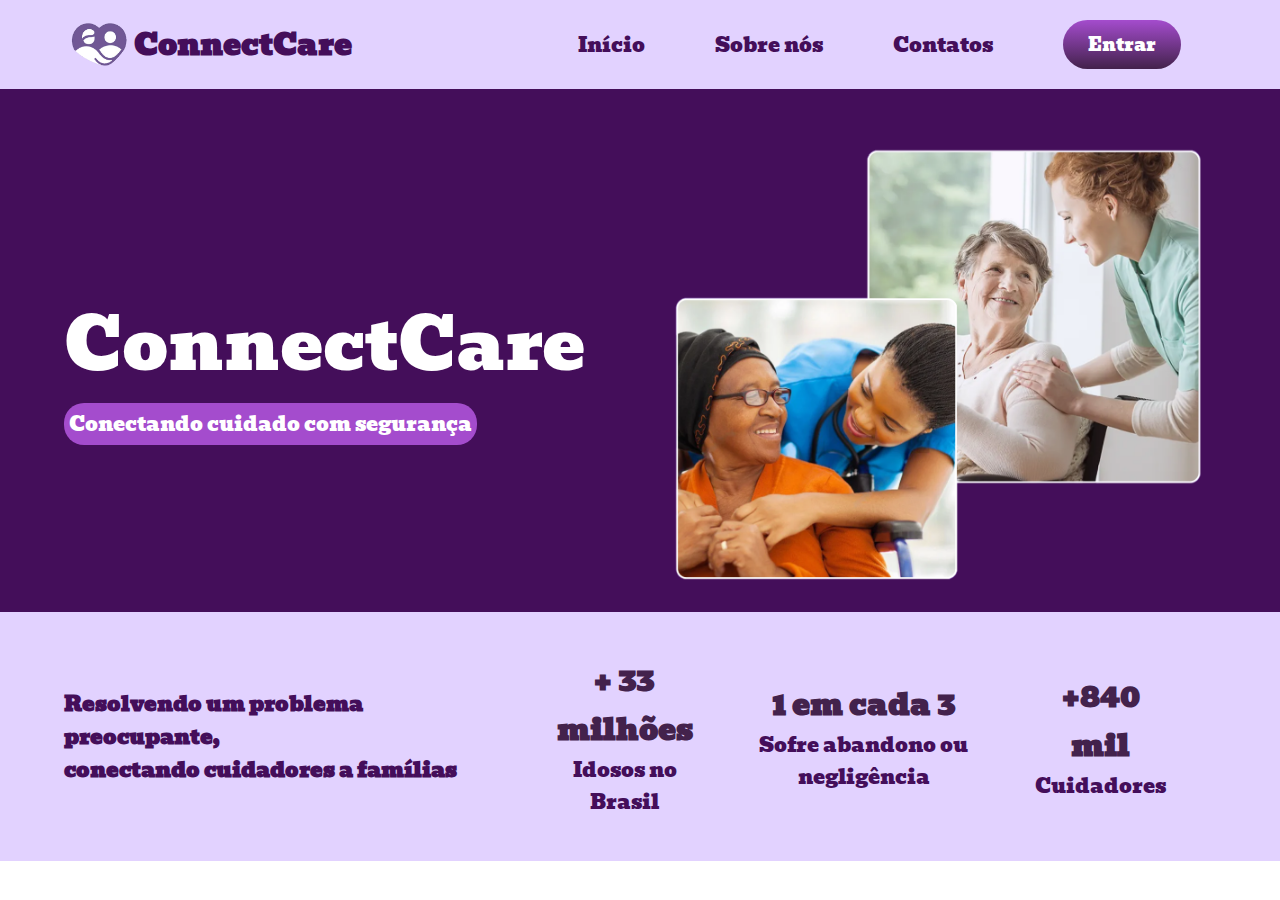
<file: index.html>
<!DOCTYPE html>
<html lang="pt-BR">

<head>
    <meta charset="UTF-8">
    <meta name="viewport" content="width=device-width, initial-scale=1.0">
    <link rel="stylesheet" href="css/style.css">
    <link rel="shortcut icon" href="img/logoatt.ico" type="image/x-icon">
    <title>ConnectCare</title>
</head>
<body class="principal">
    <div class="pbackground">
        <!-- sub-background -->
        <div class="sub">
        <!-- header -->
        <header> 
            <!-- container -->
            <div class="container">
                <nav>
                    <div class="logo">
                        <a href="index.html" class="linkimg"><img src="img/logoatt.png" alt="logo da ConnectCare, um cuidador abraçando um idoso" height="50px" width="70px"></a>
                        <a href="index.html">ConnectCare</a>
                    </div>
                    <ul class="menu">
                        <a href="index.html"><li>Início</li></a>
                        <li>Sobre nós</li>
                        <li>Contatos</li>
                        <li><a href="acesso.html"><button class="btn">Entrar</button></li></a>
                    </ul>
                    <div class="menu-icon">
                        <img src="img/menu.png" alt="icone de menu" width="40px" height="40px ">
                    </div>
                </nav>
            </div>
            <!-- end container -->
        </header>
        <!-- end header -->
        </div>
        <!-- end sub-background -->
         <main>
            <!-- main -->
            <div class="container">
                <!-- container -->
                <div class="main-text">
                    <div class="centralizer">
                      <h1>ConnectCare</h1>
                      <div class="h2back">
                          <h2>Conectando cuidado com segurança</h2>
                      </div>
                </div>
                </div>
                    <div class="main-image">
                        <img src="img/idosas.png" alt="2 imagens de cuidadores de idosos cuidando de seus idosos">
                    </div>
                

            </div>
         </main>
         <!-- end main -->
    </div>
    <!-- end pbackground -->
     <!-- info -->
     <section class="info">
        <!-- container -->
        <div class="container">
            <!-- info text -->
            <div class="info-text">
                Resolvendo um problema preocupante,<br>conectando cuidadores a famílias
            </div>
            <!-- end info text -->
             <div class="info-num">
                <p>
                    <span>+ 33 milhões</span><br>
                    Idosos no Brasil    
                </p>
                <p>
                    <span>1 em cada 3</span><br>
                    Sofre abandono ou negligência
                </p>
                <p>
                    <span>+840 mil</span><br>
                    Cuidadores
                </p>
             </div>
        </div>
        <!-- end container -->
     </section>
     <!-- end info -->
     <script src="js/main.js"></script>
</body>
</html>
</file>
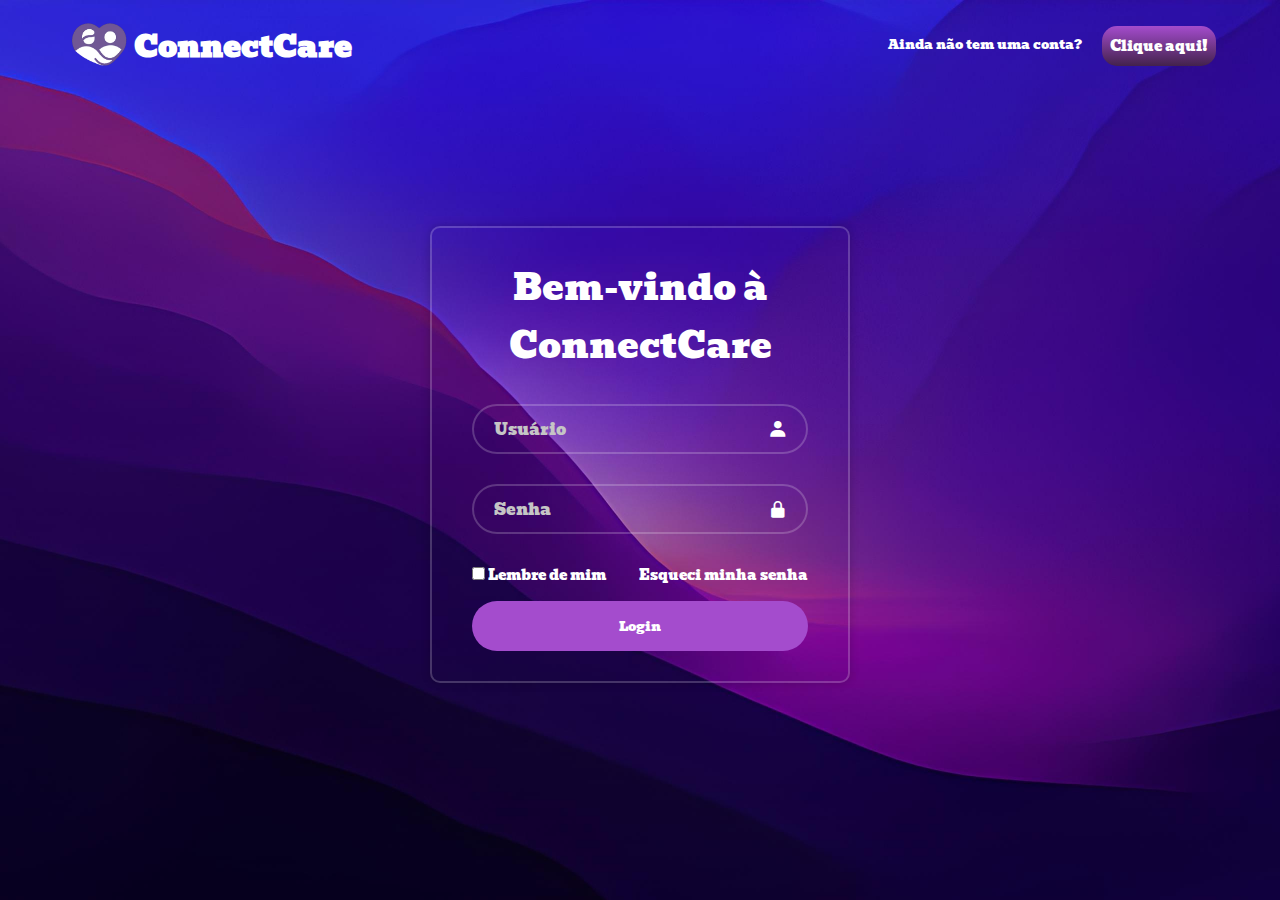
<file: acesso.html>
<!DOCTYPE html>
<html lang="pt-BR">
<head>
    <meta charset="UTF-8">
    <meta name="viewport" content="width=device-width, initial-scale=1.0">
    <link href="https://unpkg.com/boxicons@2.1.4/css/boxicons.min.css" rel="stylesheet">
    <link rel="stylesheet" href="css/style.css">
    <link rel="stylesheet" href="css/acesso.css">
    <title>Acesso - ConnectCare</title>
</head>
<body class="login">
    <div class="container">
    <nav>
      <div class="logo-access">
          <img src="img/logoatt.png" alt="logo da ConnectCare, um cuidador abraçando um idoso" width="70px" height="50px">
              <a href="index.html">ConnectCare</a>
      </div>
      <div class="register-link">
          <p>Ainda não tem uma conta?</p>
          <a href="cad_cuid.html"><button class="btn-gotocad">Clique aqui!</button></a>
    </div>
     </nav>
     </div>
    <main class="log-container">
        <form action="">
            <h1><a href="index.html">Bem-vindo à ConnectCare</a></h1>
            <div class="input-box">
                <input required placeholder="Usuário" type="text">
                <i class="bx bxs-user"></i>
            </div>
            <div class="input-box">
                <input required placeholder="Senha" type="password">
                <i class="bx bxs-lock-alt"></i>
            </div>
            <div class="remember-forgot">
                <label for="">
                    <input type="checkbox">
                    Lembre de mim
                </label>
                <a href="#">
                    Esqueci minha senha
                </a>
            </div>
            </div>
            
            <button class="btn-login" type="submit">Login</button>
        </form>
    </main>
</body>

</html>
</file>
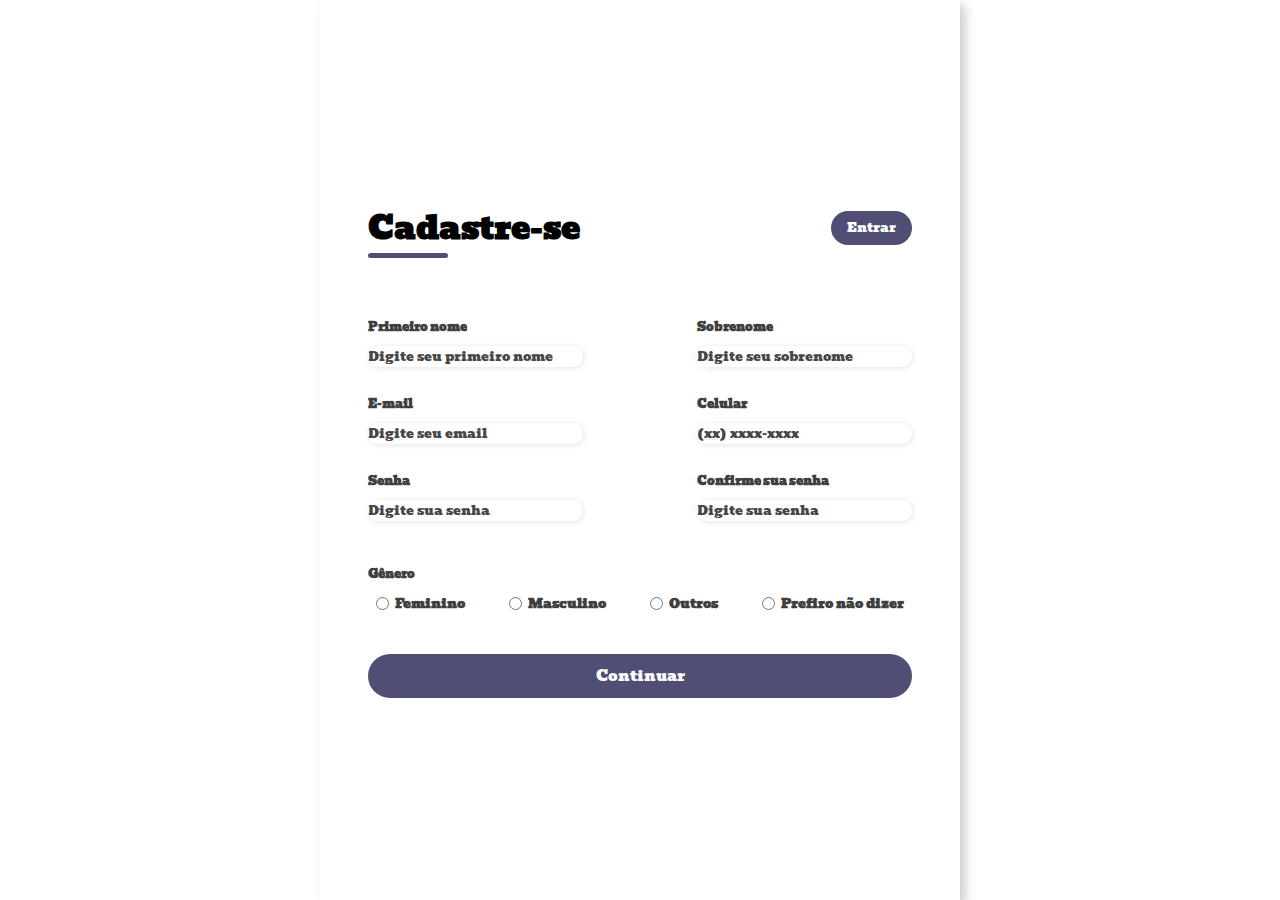
<file: cad_cuid.html>
<!DOCTYPE html>
<html lang="pt-br">
  <head>
    <meta charset="UTF-8" />
    <meta name="viewport" content="width=device-width, initial-scale=1.0" />
    <link rel="stylesheet" href="css/cad_cuid.css" />
    <title>Cadastro do cuidador</title>
  </head>
  <body>
    <div class="container">
        <div class="form-image">
            <img src="./img/idosas.png" alt="">
        </div>
        <div class="form">
      <form action="#">
                <div class="form-header">
                    <div class="title">
                        <h1>Cadastre-se</h1>
                    </div>
                    <div class="login-button">
                        <a class="back-to-login" href="acesso.html"><button type="button">Entrar</button></a>
                    </div>
                </div>
                <div class="input-group">
                    <div class="input-box">
                        <label for="firstname">Primeiro nome</label>
                        <input id="firstname" type="text" name="firstname" placeholder="Digite seu primeiro nome" required>
                    </div>
                    <div class="input-box">
                        <label for="lastname">Sobrenome</label>
                        <input id="lastname" type="text" name="lastname" placeholder="Digite seu sobrenome" required>
                    </div>
                    <div class="input-box">
                        <label for="email">E-mail</label>
                        <input id="email" type="email" name="email" placeholder="Digite seu email" required>
                    </div>
                    <div class="input-box">
                        <label for="number">Celular</label>
                        <input id="number" type="tel" name="number" placeholder="(xx) xxxx-xxxx" required>
                    </div>
                    <div class="input-box">
                        <label for="password">Senha</label>
                        <input id="password" type="password" name="password" placeholder="Digite sua senha" required>
                    </div>
                    <div class="input-box">
                        <label for="password">Confirme sua senha</label>
                        <input id="password" type="password" name="Confirmpassword" placeholder="Digite sua senha" required>
                    </div>
                </div>
                <div class="gender-inputs">
                    <div class="gender-title">
                        <h6>Gênero</h6>
                    </div>
                    <div class="gender-group">
                        <div class="gender-input">
                            <input type="radio" id="female" name="gender">
                            <label for="female">Feminino</label>
                        </div>
                        <div class="gender-input">
                            <input type="radio" id="male" name="gender">
                            <label for="male">Masculino</label>
                        </div>
                        <div class="gender-input">
                            <input type="radio" id="others" name="gender">
                            <label for="others">Outros</label>
                        </div>
                        <div class="gender-input">
                            <input type="radio" id="none" name="gender">
                            <label for="none">Prefiro não dizer</label>
                        </div>
                    </div>
                </div>
                <div class="continue-button">
                    <button><a href="#">Continuar</a></button>
                </div>
            </form>
        </div>
    </div>
</html>
</file>
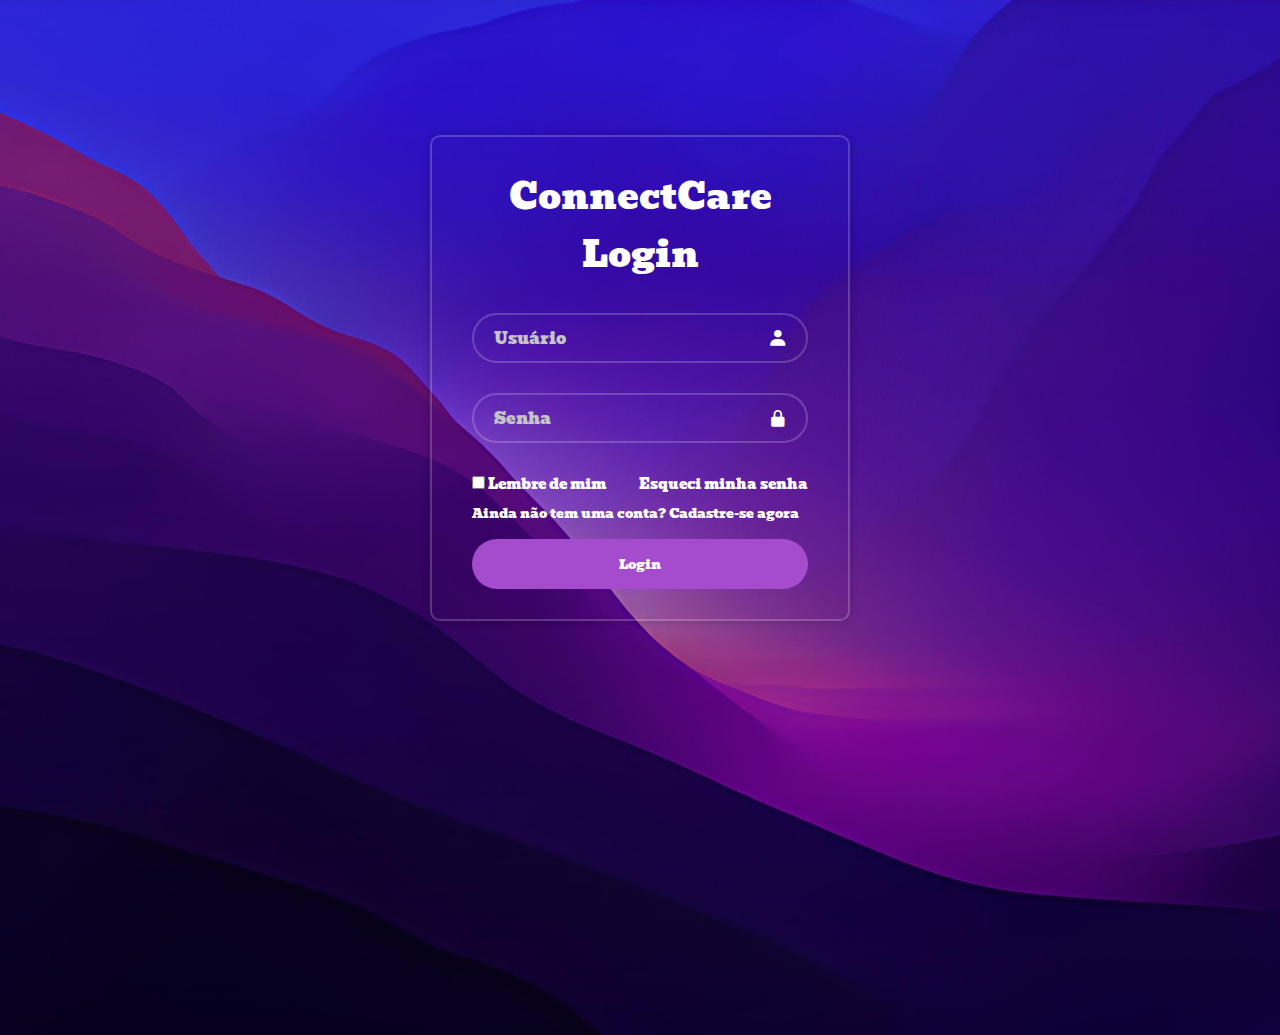
<file: login.html>
<!DOCTYPE html>
<html lang="en">

<head>
    <meta charset="UTF-8">
    <meta name="viewport" content="width=device-width, initial-scale=1.0">
    <link href="https://unpkg.com/boxicons@2.1.4/css/boxicons.min.css" rel="stylesheet">
    <link rel="stylesheet" href="css/style.css">
    <title>Login - ConnectCare</title>
</head>

<body class="login">
    <main class="log-container">
        <form action="">
            <h1><a href="index.html">ConnectCare Login</a></h1>
            <div class="input-box">
                <input placeholder="Usuário" type="text">
                <i class="bx bxs-user"></i>
            </div>
            <div class="input-box">
                <input placeholder="Senha" type="password">
                <i class="bx bxs-lock-alt"></i>
            </div>
            <div class="remember-forgot">
                <label for="">
                    <input type="checkbox">
                    Lembre de mim
                </label>
                <a href="#">
                    Esqueci minha senha
                </a>
            </div>
                <div class="register-link">
                    <p>Ainda não tem uma conta? <a href="#">Cadastre-se agora</a></p>
                </div>
                
            </div>
            <button class="btn-login" type="submit">Login</button>
        </form>
    </main>
</body>

</html>
</file>
<file: css/style.css>
@import url('https://fonts.googleapis.com/css2?family=Bevan:ital@0;1&display=swap');

*{
    margin: 0;
    padding: 0;
    box-sizing: border-box;
    text-decoration: none;
    list-style: none;
    font-family: "Bevan", serif;
}

a{
    color: inherit;
}
.pbackground{
    background-color: var(--rneon2);
}

.principal{
    color: var(--rneon2);
}

.sub {
  background-color: var(--rc);  

}

/* variáveis com a paleta de cores */
:root{
    --lilas: #a44ccd;
    --rneon: #43224c;
    --rneon2: #440e5a;
    --rc: #e2d2ff;
    --lc: #f5efe5;
    --btn-gradient: linear-gradient(#a44ccd,#43224c);
    --btn-access: linear-gradient(75deg, #ffffff, #8A2BE2);

}

/* Classes reutilizáveis */
.container{
    max-width: 1440px;
    padding: 0 5%;
    margin: 0 auto;
}

.btn{
    padding:10px 25px;
    border: none;
    cursor:pointer;
    font-size: 18px;
    background-image: var(--btn-gradient);
    color: white;
    border-radius: 25px;
}

.btn:hover{
    background-image: none;
    background-color: transparent;
    border: 2px solid #ffffff;
    color: black;
    transition: 0.5s;
}
/* Classes do site */
nav{
    display: flex;
    justify-content: space-between;
    align-items: center;
    padding: 20px 0;
}

.logo{
    display: flex;
}

.logo a{
    font-size: 30px;
    font-weight: bold;
}

.logo img{
    width: 70px;
    height: 50px;
}
 .linkimg{
    height:0;
 }
.menu{
    display: flex;
    align-items: center;
}

.menu li{
    margin: 0 35px;
    font-size: 20px;
}

h1,h2{
    color:white;
    font-weight: normal;
}

.h2back{
    background:#a44ccd;
    width:fit-content;
    border-radius: 20px;
    padding:5px;
}

h2{
    font-size: 20px;
}
/* main */
main .container{
    display: flex;
    align-items: center;
    justify-content: space-between;
    margin-top: 30px;
}
.main-text{
    width: 50%;
}

.main-text h1{
    font-size: 4.5rem;
}

.main-image{
    width: 50%;
}

.main-image img{
    width: 100%;
}

/* menu icon */
.menu-icon{
    display:none ;
    z-index: 1;
}

/* info */

.info{
    background-color: var(--rc);
}

.info .container{
    display: flex;
    align-items: center;
    justify-content: space-between;
}

.info .info-text{
    font-size: 1.3rem;
    font-weight: 600;
    width: 50%;
}

.info .info-num{
    display: flex;
    align-items: center;
    justify-content: center;
    margin: 0 20px;
    height: 100%;
}

.info .info-num p{
    text-align: center;
    margin: 0 30px;
    font-size: 20px;
}

.info .info-num p span{
    font-size: 30px;
    font-weight: 600;
    color: var(--rneon);
}

section,footer{
    padding: 2.7rem 0;
}

a:active{
    color: #33123d;
}

/* responsive */
@media(max-width: 1075px){
        .main-text h1{
            font-size: 3.9rem;
        }
    }
@media(max-width: 960px){
    .menu-icon{
            display: block;
            cursor: pointer;
        }
        .menu{
            position: fixed;
            top:0;
            width: 100%;
            height: 100%;
            background-color: var(--rc);
            left:100%;
            transition: 0.3s;
            flex-direction: column;
            justify-content: center;
        }
          .menu li{
            margin: 20px 0;
        }
        .menu.ativo{
            left: 0;
        }
        
        main .container{
            flex-direction: column;
        }
        main .container .main-image{
            width: 100%;
        }
        main .container .main-text{
            width: 100%;
            text-align: center;
        }
        .h2back{
            margin: 0 auto;
        }
        .info .container{
            flex-direction: column;
        }
        .info .info-num, .info .info-text{
            width: 100%;
            flex-direction: column;
            align-items: center;
            text-align: center; 
            justify-content: center;
        }
        .info .info-num p{
            margin: 25px 0; 
        }
        
    }
@media(max-width:480px){
    .main-text h1{
        font-size: 2.5rem;
    }
}
@media(max-width:348px){
    .menu-icon img{
        width: 25px;
        height: 25px;
    }
    .logo a{
        font-size: 1.2rem;
    }
    }
@media(max-width:308px){
    .main-text h1{
        font-size: 2rem;
    }
}

/* Login page e acesso */

.login{
    justify-content: center;
    align-items: center;
    min-height: 100vh;
    min-width: 100vw;
    background-image: url('../img/fundo-loginatt.jpg');
    background-size: cover;
    background-repeat: no-repeat;
    background-position: center;
    
}

.log-container{
    margin: 15vh auto;
    width: 420px;
    background-color: transparent;
    border: 2px solid rgba(255,255,255,.2);;
    border-radius: 10px;
    color: white;
    padding: 30px 40px;
    box-shadow: 0 0 10px rgba(0,0,0,.2);
}

.log-container h1{
    font-size: 36px;
    text-align: center;
    align-items: center;
}

.input-box {
    position: relative;
    width: 100%;
    height: 50px;
    margin:30px 0;
}

.input-box input{
    width: 100%;
    height: 100%;
    background-color: transparent;
    border: 2px solid rgba(255,255,255,.2);;
    border-radius: 40px;
    outline: none;
    font-size: 16px;
    padding: 20px 45px 20px 20px;
}

.input-box input::placeholder{
    color: #c5c5c5;
}

.input-box i{
    position: absolute;
    right: 20px;
    font-size: 20px;
    top: 50%;
    transform: translateY(-50%);
}

.remember-forgot{
    display: flex;
    justify-content: space-between;
    font-size: 14px;
}

.remember-forgot a:hover{
    text-decoration: underline;
}

.register-link{
    display: flex;
    top: 20px;
    right: 20px;
    color: rgb(255, 255, 255);
}   

.register-link p{
    margin-top:8px;
    font-size: 13px;
} 

.register-link a{
    text-decoration: none;
}
.register-link a:hover{
    text-decoration: underline;
} 

.btn-login{
    width: 100%;
    height: 50px;
    border: none;
    border-radius: 40px;
    cursor: pointer;
    margin-top: 15px;
    color: white;
    background-color: var(--lilas)
}

.btn-login:hover{
    background-color: transparent;
    border: 2px solid rgba(255,255,255,.2);;
    transition: 0.5s;
}

.btn-gotocad{
    padding:8px;
    font-size: 0.9rem;
    margin-left: 20px;
    background-image: var(--btn-gradient);
    border: none;
    border-radius: 15px;
    color: white;
    cursor: pointer;
}

.btn-gotocad:hover{
    background-image: none;
    background-color: transparent;
    border: 2px solid rgba(255,255,255,.2);;
    transition: 0.5s;
}


.logo-access{
    display: flex;
    top:20px;
    left: 20px;
}

.logo-access a{
    font-size: 30px;
    margin-top: 2px;
    color: white;
    font-weight: bold;
}
</file>
<file: css/acesso.css>
@media(max-width:702px){
    .log-container{
        width: 320px;
        height: fit-content;
    }
    .register-link p{
        font-size: 8px;
    }

    .btn-gotocad{
        font-size: 0.5rem;
        margin-left: 10px;
    }

    .logo-access a{
        font-size: 20px;
    }

    .logo-access img{
        width: 50px;
        height: 30px;
    }
}

@media(max-width:462px){
    .logo-access img{
        width: 40px;
        height: 30px;
    }

      .logo-access a{
        font-size: 15px;
        margin-top: 5px;
    }

    .register-link p{
        font-size: 6.5px;
    }

    .btn-gotocad{
        font-size: 0.4rem;
        margin-left: 10px;
    }
}

@media(max-width: 391px){
        .logo-access img{
        width: 30px;
        height: 30px;
    }

      .logo-access a{
        font-size: 12px;
        margin-top: 5px;
    }

      .register-link p{
        font-size: 6px;
    }

    .btn-gotocad{
        font-size: 0.35rem;
        margin-left: 10px;
    }
}

@media(max-width: 335px){
     .log-container h1{
        font-size: 25px;
     }
     .log-container{
         height: fit-content;
         width: 250px;

     }
     .remember-forgot a{
        width: 50%;
        margin-left: 10px;
     }
      .remember-forgot label{
        width: 50%;
     }
    
    }
@media(max-width: 326px){
       .logo-access a{
        font-size: 10px;
        margin-top: 5px;
    }
}
</file>
<file: css/cad_cuid.css>
@import url('https://fonts.googleapis.com/css2?family=Bevan:ital@0;1&display=swap');


* {
    padding: 0;
    margin: 0;
    box-sizing: border-box;
    font-family: "Bevan", sans-serif;
}

body {
    width: 100%;
    height: 100vh;
    display: flex;
    justify-content: center;
    align-items: center;
    background-repeat: no-repeat;
}

/* variáveis com a paleta de cores */
:root{
    --lilas: #a44ccd;
    --rneon: #43224c;
    --rneon2: #440e5a;
    --rc: #e2d2ff;
    --lc: #f5efe5;
    --rpc: #7c6e96;

    --btn-gradient: linear-gradient(#a44ccd,#43224c);
}

.container {
    width: 100vw;
    height: 100vh;
    display: flex;
    box-shadow: 5px 5px 10px rgba(0, 0, 0, .212);
}

.form-image {
    width: 50%;
    display: flex;
    justify-content: center;
    align-items: center;
    background-color: #504e74;
    padding: 1rem;
}

.form-image img {
    width: 31rem;
}

.form {
    width: 50%;
    display: flex;
    justify-content: center;
    align-items: center;
    flex-direction: column;
    background-color: #fff;
    padding: 3rem;
}

.form-header {
    margin-bottom: 3rem;
    display: flex;
    justify-content: space-between;
}

.login-button {
    display: flex;
    align-items: center;
    
}

.login-button button {
    border: none;
    background-color: #504e74;
    padding: 0.4rem 1rem;
    border-radius: 40px;
    cursor: pointer;
    color: #fff;
}

.login-button button:hover {
    border: 2px solid rgba(0, 0, 0, 0.2);;
    background-color: transparent;
    transition: 0.5s;
}

.login-button .back-to-login button:hover{
    color: rgb(0, 0, 0);
    transition: 0.5s;
}

.login-button button a {
    text-decoration: none;
    font-weight: 500;
}

.login-button a:hover{
    color: black
}


.form-header h1::after {
    content: '';
    display: block;
    width: 5rem;
    height: 0.3rem;
    background-color: #504e74;
    margin: 0 auto;
    position: absolute;
    border-radius: 10px;
}

.input-group {
    display: flex;
    flex-wrap: wrap;
    justify-content: space-between;
    padding: 1rem 0;
}

.input-box {
    display: flex;
    flex-direction: column;
    margin-bottom: 1.1rem;
}

.input-box input {
    margin: 0.6rem 0;
    padding: 0.8rem 1.2 rem;
    border: none;
    border-radius: 10px;
    box-shadow: 1px 1px 6px #0000001c;
}

.input-box input:hover {
    background-color: #eeeeee75;
}

.input-box input:focus-visible {
    outline: 1px solid #6c63ff;
}

.input-box label,
.gender-title h6 {
    font-size: 0.75rem;
    font-weight: 600;
    color: #000000c0;
}

.input-box input::placeholder {
    color: #000000be;
}

.gender-group {
    display: flex;
    justify-content: space-between;
    margin-top: 0.62rem;
    padding: 0 0.5rem;
}

.gender-input {
    display: flex;
    align-items: center;
}

.gender-input input {
    margin-right: 0.35rem;
}

.gender-input label {
    font-size: 0.81rem;
    font-weight: 600;
    color: #000000c0;
}

.continue-button button {
    width: 100%;
    margin-top: 2.5rem;
    border: none;
    background-color: #504e74;
    padding: 0.62rem;
    border-radius: 40px;
    cursor: pointer;
}

.continue-button button:hover{
    background-color: transparent;
    border: 2px solid rgba(0, 0, 0, 0.2);;
    transition: 0.5s;
}

.continue-button button a {
    text-decoration: none;
    font-size: 0.93rem;
    font-weight: 500;
    color: #fff;
}


.continue-button button:hover a{
    color: black;
    transition: 0.5s;
}


@media screen and (max-width: 1330px) {
    .form-image {
        display: none;
    }
    .container {
        width: 50%;
    }
    .form {
        width: 100%;
    }
}

@media screen and (max-width: 1064px) {
    .container {
        width: 90%;
        height: auto;
    }
    .input-group {
        flex-direction: column;
        overflow-y: scroll;
        flex-wrap: nowrap;
        max-height: 10rem;
        padding-right: 5rem;
    }
    .gender-inputs {
        margin-top: 2rem;
    }
    .gender-group {
        flex-direction: column;
    }
    .gender-input {
        margin-top: 0.5rem;
    }
}
</file>
